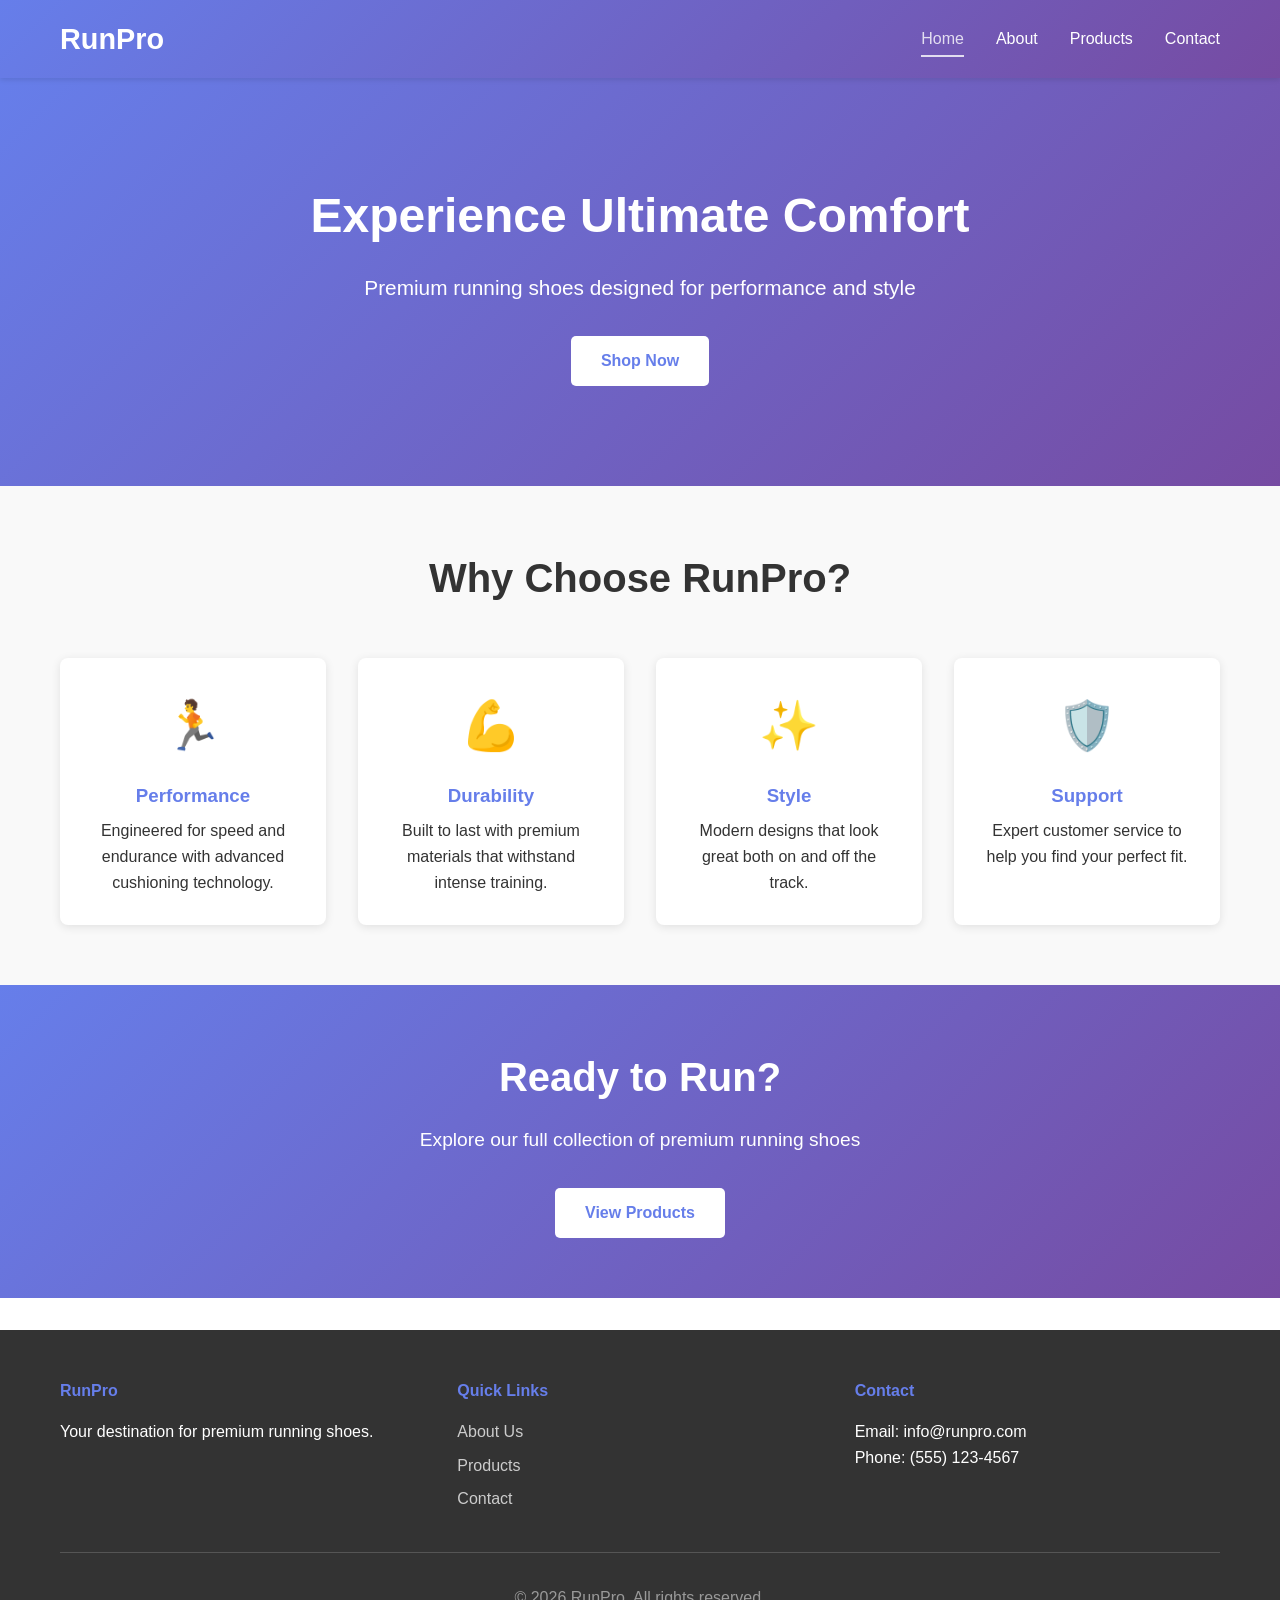
<file: index.html>
<!DOCTYPE html>
<html lang="en">
<head>
    <meta charset="UTF-8">
    <meta name="viewport" content="width=device-width, initial-scale=1.0">
    <title>RunPro - Premium Running Shoes</title>
    <link rel="stylesheet" href="styles.css">
</head>
<body>
    <!-- Navigation -->
    <nav class="navbar">
        <div class="container">
            <div class="logo">RunPro</div>
            <ul class="nav-links">
                <li><a href="index.html" class="active">Home</a></li>
                <li><a href="about.html">About</a></li>
                <li><a href="products.html">Products</a></li>
                <li><a href="contact.html">Contact</a></li>
            </ul>
        </div>
    </nav>

    <!-- Hero Section -->
    <section class="hero">
        <div class="hero-content">
            <h1>Experience Ultimate Comfort</h1>
            <p>Premium running shoes designed for performance and style</p>
            <a href="products.html" class="btn btn-primary">Shop Now</a>
        </div>
    </section>

    <!-- Features Section -->
    <section class="features">
        <div class="container">
            <h2>Why Choose RunPro?</h2>
            <div class="features-grid">
                <div class="feature-card">
                    <div class="feature-icon">🏃</div>
                    <h3>Performance</h3>
                    <p>Engineered for speed and endurance with advanced cushioning technology.</p>
                </div>
                <div class="feature-card">
                    <div class="feature-icon">💪</div>
                    <h3>Durability</h3>
                    <p>Built to last with premium materials that withstand intense training.</p>
                </div>
                <div class="feature-card">
                    <div class="feature-icon">✨</div>
                    <h3>Style</h3>
                    <p>Modern designs that look great both on and off the track.</p>
                </div>
                <div class="feature-card">
                    <div class="feature-icon">🛡️</div>
                    <h3>Support</h3>
                    <p>Expert customer service to help you find your perfect fit.</p>
                </div>
            </div>
        </div>
    </section>

    <!-- Call to Action -->
    <section class="cta">
        <div class="container">
            <h2>Ready to Run?</h2>
            <p>Explore our full collection of premium running shoes</p>
            <a href="products.html" class="btn btn-light">View Products</a>
        </div>
    </section>

    <!-- Footer -->
    <footer class="footer">
        <div class="container">
            <div class="footer-content">
                <div class="footer-section">
                    <h4>RunPro</h4>
                    <p>Your destination for premium running shoes.</p>
                </div>
                <div class="footer-section">
                    <h4>Quick Links</h4>
                    <ul>
                        <li><a href="about.html">About Us</a></li>
                        <li><a href="products.html">Products</a></li>
                        <li><a href="contact.html">Contact</a></li>
                    </ul>
                </div>
                <div class="footer-section">
                    <h4>Contact</h4>
                    <p>Email: info@runpro.com</p>
                    <p>Phone: (555) 123-4567</p>
                </div>
            </div>
            <div class="footer-bottom">
                <p>&copy; 2026 RunPro. All rights reserved.</p>
            </div>
        </div>
    </footer>
</body>
</html>
</file>
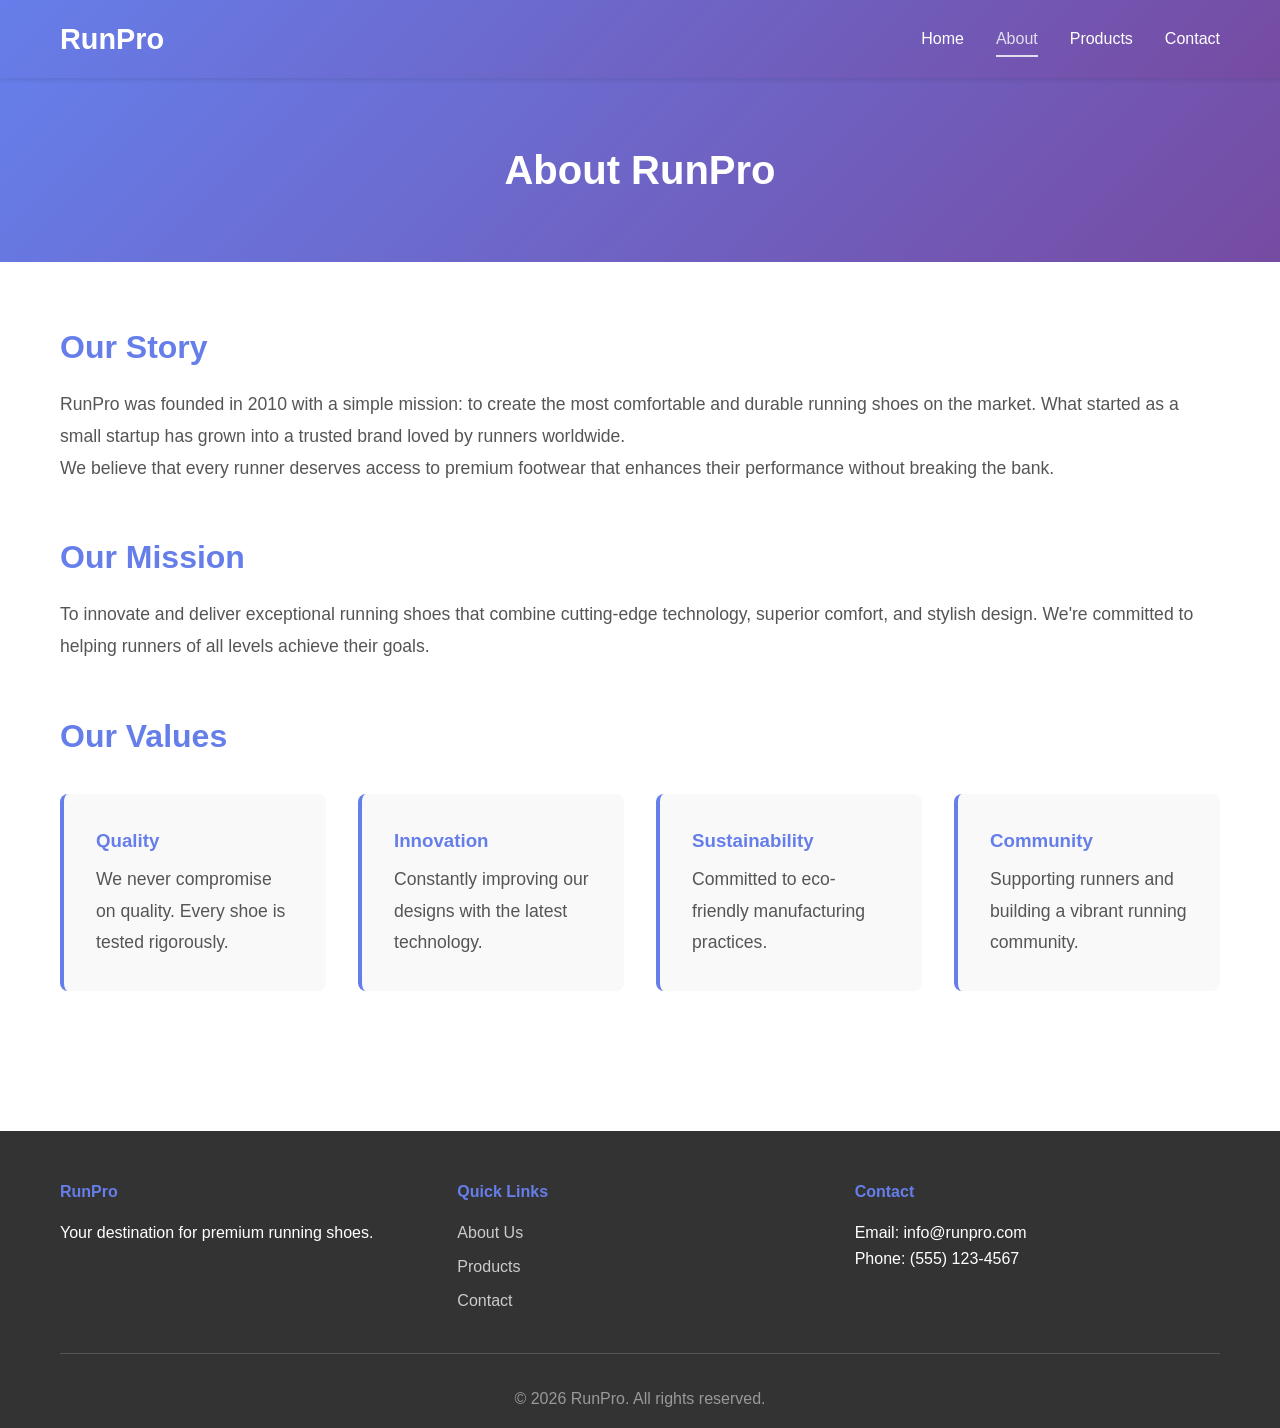
<file: about.html>
<!DOCTYPE html>
<html lang="en">
<head>
    <meta charset="UTF-8">
    <meta name="viewport" content="width=device-width, initial-scale=1.0">
    <title>About Us - RunPro</title>
    <link rel="stylesheet" href="styles.css">
</head>
<body>
    <!-- Navigation -->
    <nav class="navbar">
        <div class="container">
            <div class="logo">RunPro</div>
            <ul class="nav-links">
                <li><a href="index.html">Home</a></li>
                <li><a href="about.html" class="active">About</a></li>
                <li><a href="products.html">Products</a></li>
                <li><a href="contact.html">Contact</a></li>
            </ul>
        </div>
    </nav>

    <!-- Page Header -->
    <section class="page-header">
        <div class="container">
            <h1>About RunPro</h1>
        </div>
    </section>

    <!-- About Content -->
    <section class="about-content">
        <div class="container">
            <div class="about-section">
                <h2>Our Story</h2>
                <p>RunPro was founded in 2010 with a simple mission: to create the most comfortable and durable running shoes on the market. What started as a small startup has grown into a trusted brand loved by runners worldwide.</p>
                <p>We believe that every runner deserves access to premium footwear that enhances their performance without breaking the bank.</p>
            </div>

            <div class="about-section">
                <h2>Our Mission</h2>
                <p>To innovate and deliver exceptional running shoes that combine cutting-edge technology, superior comfort, and stylish design. We're committed to helping runners of all levels achieve their goals.</p>
            </div>

            <div class="about-section">
                <h2>Our Values</h2>
                <div class="values-grid">
                    <div class="value-item">
                        <h3>Quality</h3>
                        <p>We never compromise on quality. Every shoe is tested rigorously.</p>
                    </div>
                    <div class="value-item">
                        <h3>Innovation</h3>
                        <p>Constantly improving our designs with the latest technology.</p>
                    </div>
                    <div class="value-item">
                        <h3>Sustainability</h3>
                        <p>Committed to eco-friendly manufacturing practices.</p>
                    </div>
                    <div class="value-item">
                        <h3>Community</h3>
                        <p>Supporting runners and building a vibrant running community.</p>
                    </div>
                </div>
            </div>
        </div>
    </section>

    <!-- Footer -->
    <footer class="footer">
        <div class="container">
            <div class="footer-content">
                <div class="footer-section">
                    <h4>RunPro</h4>
                    <p>Your destination for premium running shoes.</p>
                </div>
                <div class="footer-section">
                    <h4>Quick Links</h4>
                    <ul>
                        <li><a href="about.html">About Us</a></li>
                        <li><a href="products.html">Products</a></li>
                        <li><a href="contact.html">Contact</a></li>
                    </ul>
                </div>
                <div class="footer-section">
                    <h4>Contact</h4>
                    <p>Email: info@runpro.com</p>
                    <p>Phone: (555) 123-4567</p>
                </div>
            </div>
            <div class="footer-bottom">
                <p>&copy; 2026 RunPro. All rights reserved.</p>
            </div>
        </div>
    </footer>
</body>
</html>
</file>
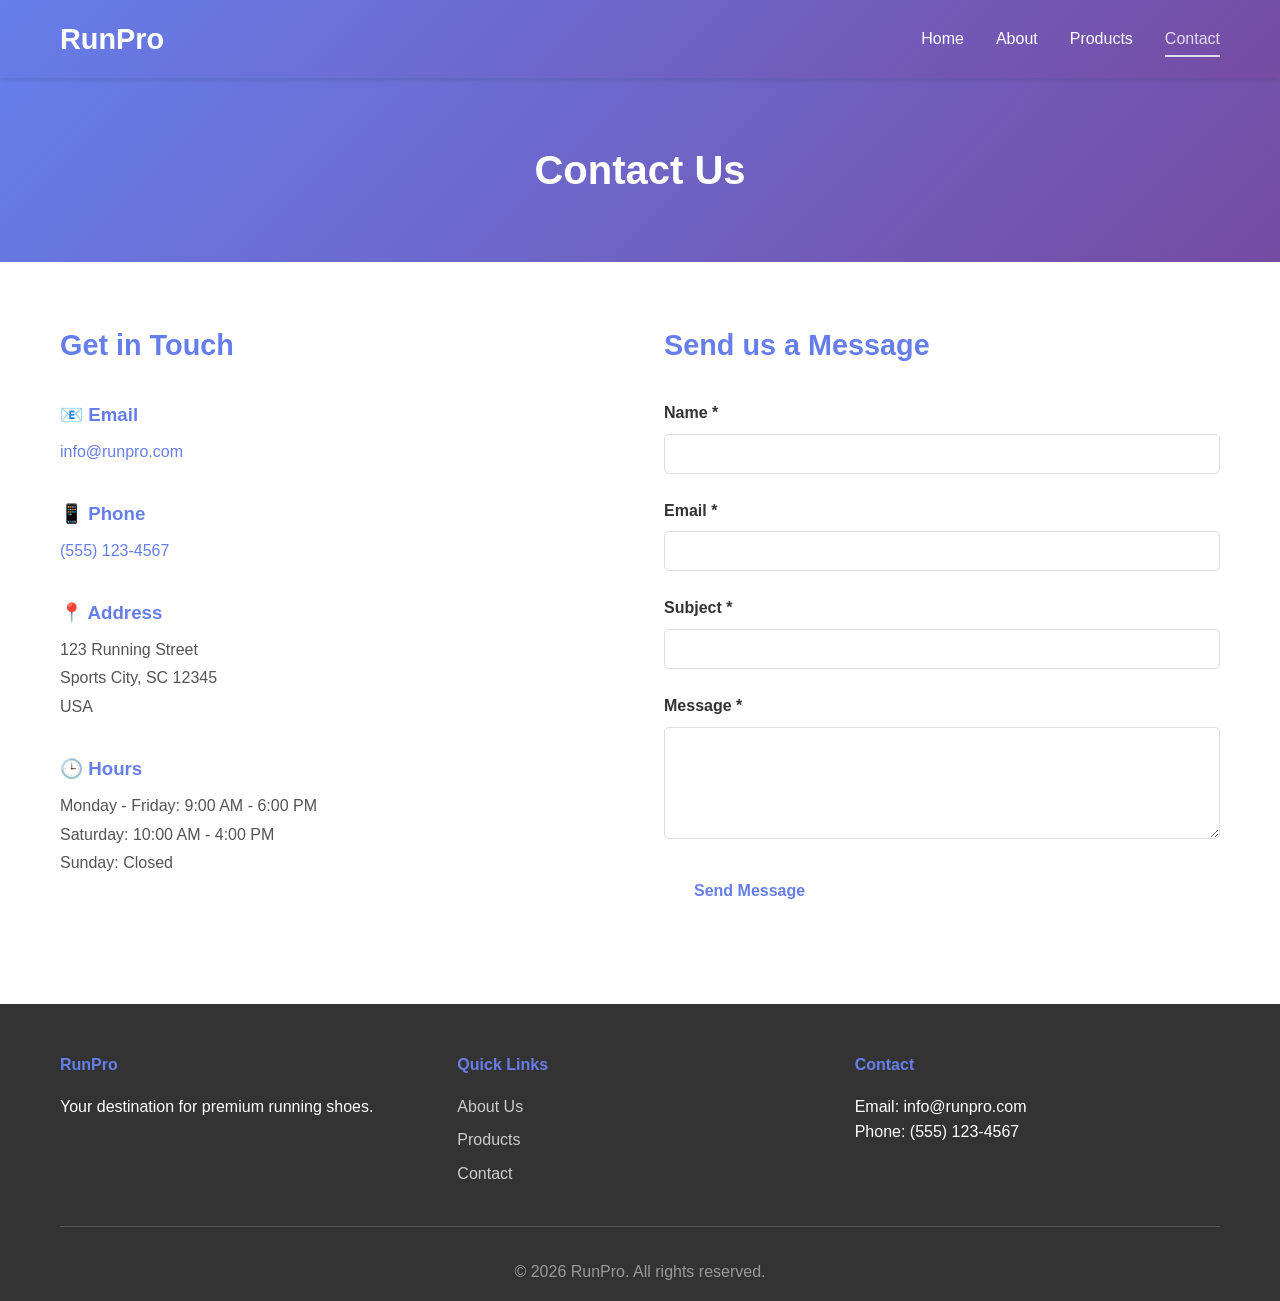
<file: contact.html>
<!DOCTYPE html>
<html lang="en">
<head>
    <meta charset="UTF-8">
    <meta name="viewport" content="width=device-width, initial-scale=1.0">
    <title>Contact Us - RunPro</title>
    <link rel="stylesheet" href="styles.css">
</head>
<body>
    <!-- Navigation -->
    <nav class="navbar">
        <div class="container">
            <div class="logo">RunPro</div>
            <ul class="nav-links">
                <li><a href="index.html">Home</a></li>
                <li><a href="about.html">About</a></li>
                <li><a href="products.html">Products</a></li>
                <li><a href="contact.html" class="active">Contact</a></li>
            </ul>
        </div>
    </nav>

    <!-- Page Header -->
    <section class="page-header">
        <div class="container">
            <h1>Contact Us</h1>
        </div>
    </section>

    <!-- Contact Section -->
    <section class="contact">
        <div class="container">
            <div class="contact-content">
                <div class="contact-info">
                    <h2>Get in Touch</h2>
                    <div class="info-item">
                        <h3>📧 Email</h3>
                        <p><a href="mailto:info@runpro.com">info@runpro.com</a></p>
                    </div>
                    <div class="info-item">
                        <h3>📱 Phone</h3>
                        <p><a href="tel:+15551234567">(555) 123-4567</a></p>
                    </div>
                    <div class="info-item">
                        <h3>📍 Address</h3>
                        <p>123 Running Street<br>Sports City, SC 12345<br>USA</p>
                    </div>
                    <div class="info-item">
                        <h3>🕒 Hours</h3>
                        <p>Monday - Friday: 9:00 AM - 6:00 PM<br>
                           Saturday: 10:00 AM - 4:00 PM<br>
                           Sunday: Closed</p>
                    </div>
                </div>

                <div class="contact-form">
                    <h2>Send us a Message</h2>
                    <form id="contactForm">
                        <div class="form-group">
                            <label for="name">Name *</label>
                            <input type="text" id="name" name="name" required>
                        </div>
                        <div class="form-group">
                            <label for="email">Email *</label>
                            <input type="email" id="email" name="email" required>
                        </div>
                        <div class="form-group">
                            <label for="subject">Subject *</label>
                            <input type="text" id="subject" name="subject" required>
                        </div>
                        <div class="form-group">
                            <label for="message">Message *</label>
                            <textarea id="message" name="message" rows="5" required></textarea>
                        </div>
                        <button type="submit" class="btn btn-primary">Send Message</button>
                    </form>
                </div>
            </div>
        </div>
    </section>

    <!-- Footer -->
    <footer class="footer">
        <div class="container">
            <div class="footer-content">
                <div class="footer-section">
                    <h4>RunPro</h4>
                    <p>Your destination for premium running shoes.</p>
                </div>
                <div class="footer-section">
                    <h4>Quick Links</h4>
                    <ul>
                        <li><a href="about.html">About Us</a></li>
                        <li><a href="products.html">Products</a></li>
                        <li><a href="contact.html">Contact</a></li>
                    </ul>
                </div>
                <div class="footer-section">
                    <h4>Contact</h4>
                    <p>Email: info@runpro.com</p>
                    <p>Phone: (555) 123-4567</p>
                </div>
            </div>
            <div class="footer-bottom">
                <p>&copy; 2026 RunPro. All rights reserved.</p>
            </div>
        </div>
    </footer>

    <script>
        document.getElementById('contactForm').addEventListener('submit', function(e) {
            e.preventDefault();
            alert('Thank you for your message! We will get back to you soon.');
            this.reset();
        });
    </script>
</body>
</html>
</file>
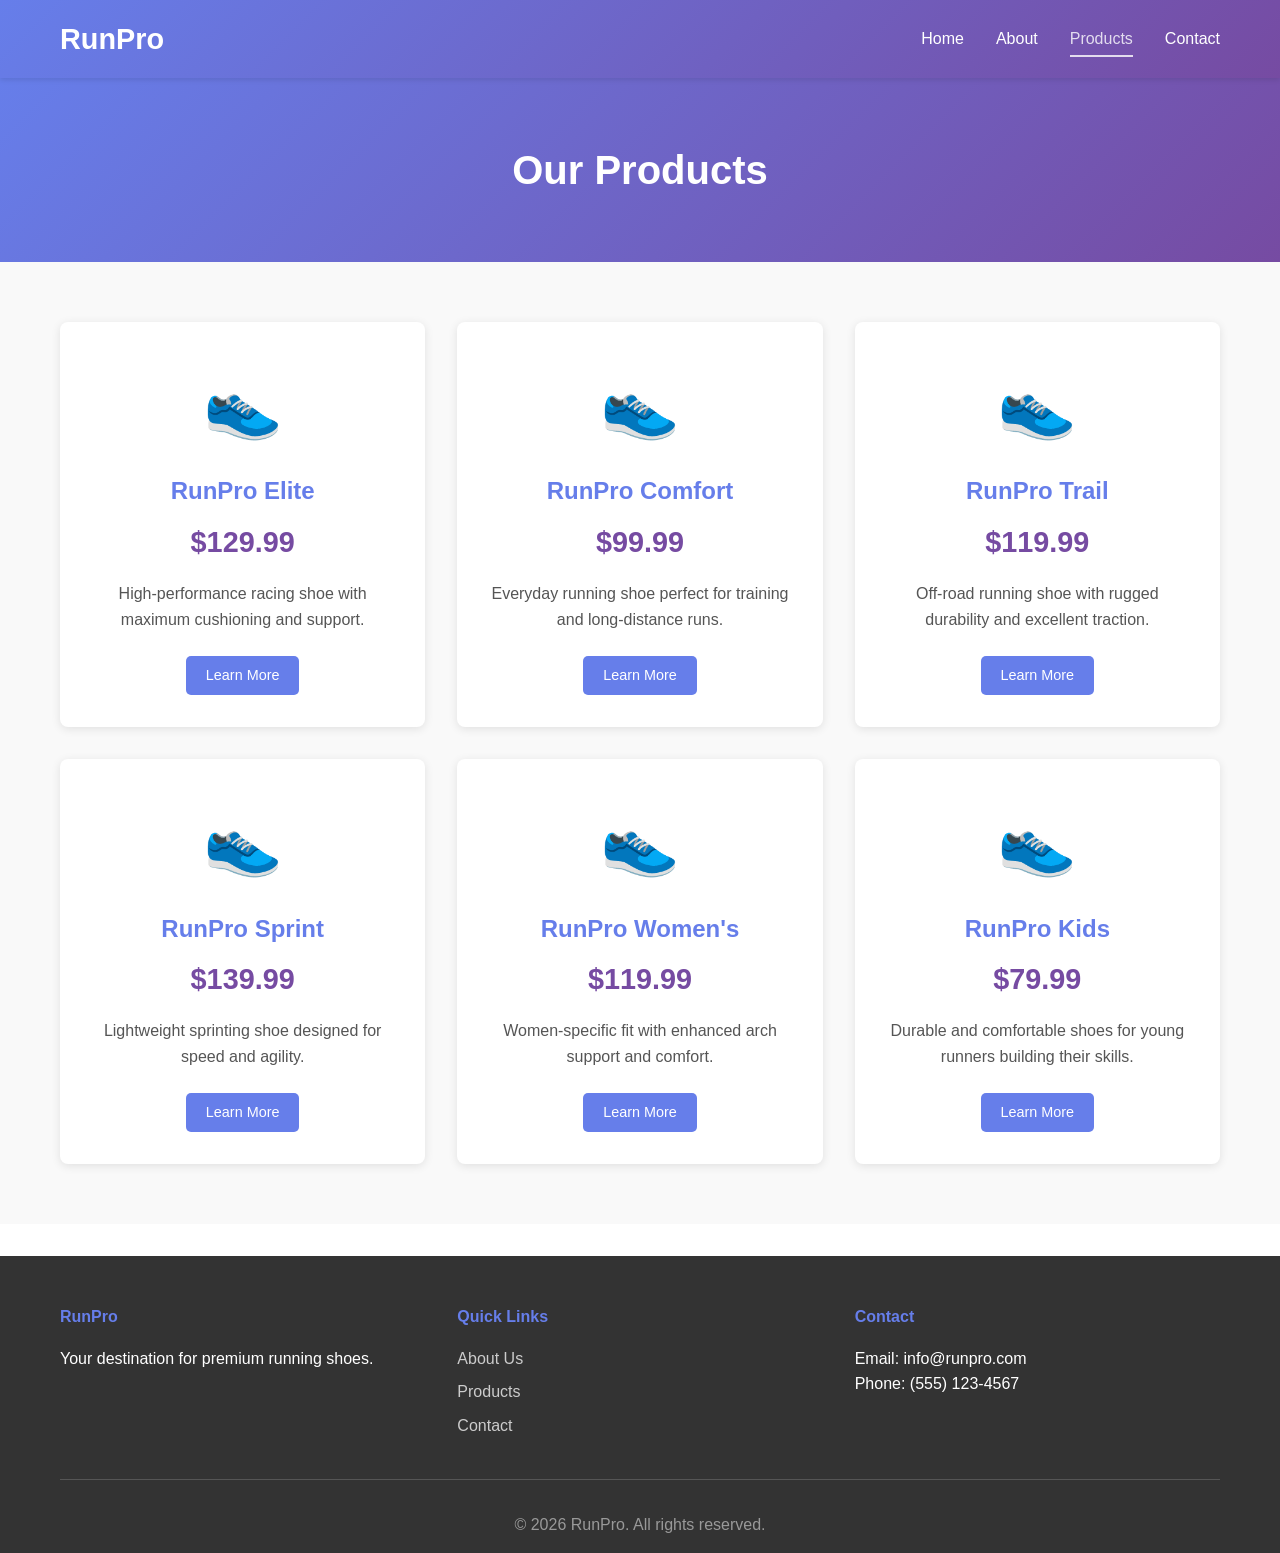
<file: products.html>
<!DOCTYPE html>
<html lang="en">
<head>
    <meta charset="UTF-8">
    <meta name="viewport" content="width=device-width, initial-scale=1.0">
    <title>Products - RunPro</title>
    <link rel="stylesheet" href="styles.css">
</head>
<body>
    <!-- Navigation -->
    <nav class="navbar">
        <div class="container">
            <div class="logo">RunPro</div>
            <ul class="nav-links">
                <li><a href="index.html">Home</a></li>
                <li><a href="about.html">About</a></li>
                <li><a href="products.html" class="active">Products</a></li>
                <li><a href="contact.html">Contact</a></li>
            </ul>
        </div>
    </nav>

    <!-- Page Header -->
    <section class="page-header">
        <div class="container">
            <h1>Our Products</h1>
        </div>
    </section>

    <!-- Products Section -->
    <section class="products">
        <div class="container">
            <div class="products-grid">
                <div class="product-card">
                    <div class="product-image">👟</div>
                    <h3>RunPro Elite</h3>
                    <p class="price">$129.99</p>
                    <p>High-performance racing shoe with maximum cushioning and support.</p>
                    <a href="contact.html" class="btn btn-small">Learn More</a>
                </div>

                <div class="product-card">
                    <div class="product-image">👟</div>
                    <h3>RunPro Comfort</h3>
                    <p class="price">$99.99</p>
                    <p>Everyday running shoe perfect for training and long-distance runs.</p>
                    <a href="contact.html" class="btn btn-small">Learn More</a>
                </div>

                <div class="product-card">
                    <div class="product-image">👟</div>
                    <h3>RunPro Trail</h3>
                    <p class="price">$119.99</p>
                    <p>Off-road running shoe with rugged durability and excellent traction.</p>
                    <a href="contact.html" class="btn btn-small">Learn More</a>
                </div>

                <div class="product-card">
                    <div class="product-image">👟</div>
                    <h3>RunPro Sprint</h3>
                    <p class="price">$139.99</p>
                    <p>Lightweight sprinting shoe designed for speed and agility.</p>
                    <a href="contact.html" class="btn btn-small">Learn More</a>
                </div>

                <div class="product-card">
                    <div class="product-image">👟</div>
                    <h3>RunPro Women's</h3>
                    <p class="price">$119.99</p>
                    <p>Women-specific fit with enhanced arch support and comfort.</p>
                    <a href="contact.html" class="btn btn-small">Learn More</a>
                </div>

                <div class="product-card">
                    <div class="product-image">👟</div>
                    <h3>RunPro Kids</h3>
                    <p class="price">$79.99</p>
                    <p>Durable and comfortable shoes for young runners building their skills.</p>
                    <a href="contact.html" class="btn btn-small">Learn More</a>
                </div>
            </div>
        </div>
    </section>

    <!-- Footer -->
    <footer class="footer">
        <div class="container">
            <div class="footer-content">
                <div class="footer-section">
                    <h4>RunPro</h4>
                    <p>Your destination for premium running shoes.</p>
                </div>
                <div class="footer-section">
                    <h4>Quick Links</h4>
                    <ul>
                        <li><a href="about.html">About Us</a></li>
                        <li><a href="products.html">Products</a></li>
                        <li><a href="contact.html">Contact</a></li>
                    </ul>
                </div>
                <div class="footer-section">
                    <h4>Contact</h4>
                    <p>Email: info@runpro.com</p>
                    <p>Phone: (555) 123-4567</p>
                </div>
            </div>
            <div class="footer-bottom">
                <p>&copy; 2026 RunPro. All rights reserved.</p>
            </div>
        </div>
    </footer>
</body>
</html>
</file>
<file: styles.css>
* {
    margin: 0;
    padding: 0;
    box-sizing: border-box;
}

body {
    font-family: 'Arial', sans-serif;
    line-height: 1.6;
    color: #333;
}

.container {
    max-width: 1200px;
    margin: 0 auto;
    padding: 0 20px;
}

/* Navigation */
.navbar {
    background: linear-gradient(135deg, #667eea 0%, #764ba2 100%);
    color: white;
    padding: 1rem 0;
    position: sticky;
    top: 0;
    z-index: 100;
    box-shadow: 0 2px 5px rgba(0,0,0,0.1);
}

.navbar .container {
    display: flex;
    justify-content: space-between;
    align-items: center;
}

.logo {
    font-size: 1.8rem;
    font-weight: bold;
}

.nav-links {
    display: flex;
    list-style: none;
    gap: 2rem;
}

.nav-links a {
    color: white;
    text-decoration: none;
    transition: opacity 0.3s;
}

.nav-links a:hover,
.nav-links a.active {
    opacity: 0.8;
    border-bottom: 2px solid white;
    padding-bottom: 0.5rem;
}

/* Hero Section */
.hero {
    background: linear-gradient(135deg, #667eea 0%, #764ba2 100%);
    color: white;
    padding: 100px 20px;
    text-align: center;
}

.hero-content h1 {
    font-size: 3rem;
    margin-bottom: 1rem;
}

.hero-content p {
    font-size: 1.3rem;
    margin-bottom: 2rem;
}

/* Buttons */
.btn {
    display: inline-block;
    padding: 12px 30px;
    border-radius: 5px;
    text-decoration: none;
    transition: all 0.3s;
    border: none;
    cursor: pointer;
    font-size: 1rem;
}

.btn-primary {
    background: white;
    color: #667eea;
    font-weight: bold;
}

.btn-primary:hover {
    transform: translateY(-2px);
    box-shadow: 0 5px 15px rgba(0,0,0,0.2);
}

.btn-light {
    background: white;
    color: #667eea;
    font-weight: bold;
}

.btn-light:hover {
    transform: translateY(-2px);
    box-shadow: 0 5px 15px rgba(0,0,0,0.2);
}

.btn-small {
    padding: 8px 20px;
    background: #667eea;
    color: white;
    font-size: 0.9rem;
}

.btn-small:hover {
    background: #764ba2;
}

/* Features Section */
.features {
    padding: 60px 20px;
    background: #f9f9f9;
}

.features h2 {
    text-align: center;
    font-size: 2.5rem;
    margin-bottom: 3rem;
    color: #333;
}

.features-grid {
    display: grid;
    grid-template-columns: repeat(auto-fit, minmax(250px, 1fr));
    gap: 2rem;
}

.feature-card {
    background: white;
    padding: 30px;
    border-radius: 8px;
    text-align: center;
    box-shadow: 0 2px 10px rgba(0,0,0,0.1);
    transition: transform 0.3s;
}

.feature-card:hover {
    transform: translateY(-5px);
    box-shadow: 0 5px 20px rgba(0,0,0,0.15);
}

.feature-icon {
    font-size: 3rem;
    margin-bottom: 1rem;
}

.feature-card h3 {
    margin-bottom: 0.5rem;
    color: #667eea;
}

/* CTA Section */
.cta {
    background: linear-gradient(135deg, #667eea 0%, #764ba2 100%);
    color: white;
    padding: 60px 20px;
    text-align: center;
}

.cta h2 {
    font-size: 2.5rem;
    margin-bottom: 1rem;
}

.cta p {
    font-size: 1.2rem;
    margin-bottom: 2rem;
}

/* Page Header */
.page-header {
    background: linear-gradient(135deg, #667eea 0%, #764ba2 100%);
    color: white;
    padding: 60px 20px;
    text-align: center;
}

.page-header h1 {
    font-size: 2.5rem;
}

/* About Content */
.about-content {
    padding: 60px 20px;
}

.about-section {
    margin-bottom: 3rem;
}

.about-section h2 {
    font-size: 2rem;
    color: #667eea;
    margin-bottom: 1rem;
}

.about-section p {
    font-size: 1.1rem;
    line-height: 1.8;
    color: #555;
}

.values-grid {
    display: grid;
    grid-template-columns: repeat(auto-fit, minmax(250px, 1fr));
    gap: 2rem;
    margin-top: 2rem;
}

.value-item {
    background: #f9f9f9;
    padding: 2rem;
    border-radius: 8px;
    border-left: 4px solid #667eea;
}

.value-item h3 {
    color: #667eea;
    margin-bottom: 0.5rem;
}

/* Products Section */
.products {
    padding: 60px 20px;
    background: #f9f9f9;
}

.products-grid {
    display: grid;
    grid-template-columns: repeat(auto-fit, minmax(280px, 1fr));
    gap: 2rem;
}

.product-card {
    background: white;
    border-radius: 8px;
    overflow: hidden;
    box-shadow: 0 2px 10px rgba(0,0,0,0.1);
    transition: transform 0.3s;
    text-align: center;
    padding: 2rem;
}

.product-card:hover {
    transform: translateY(-8px);
    box-shadow: 0 8px 20px rgba(0,0,0,0.15);
}

.product-image {
    font-size: 4rem;
    margin-bottom: 1rem;
}

.product-card h3 {
    font-size: 1.5rem;
    color: #667eea;
    margin-bottom: 0.5rem;
}

.product-card .price {
    font-size: 1.8rem;
    font-weight: bold;
    color: #764ba2;
    margin-bottom: 1rem;
}

.product-card p {
    color: #555;
    margin-bottom: 1.5rem;
}

/* Contact Section */
.contact {
    padding: 60px 20px;
}

.contact-content {
    display: grid;
    grid-template-columns: 1fr 1fr;
    gap: 3rem;
}

.contact-info h2,
.contact-form h2 {
    font-size: 1.8rem;
    color: #667eea;
    margin-bottom: 2rem;
}

.info-item {
    margin-bottom: 2rem;
}

.info-item h3 {
    color: #667eea;
    margin-bottom: 0.5rem;
}

.info-item p {
    color: #555;
    line-height: 1.8;
}

.info-item a {
    color: #667eea;
    text-decoration: none;
}

.info-item a:hover {
    text-decoration: underline;
}

/* Contact Form */
.form-group {
    margin-bottom: 1.5rem;
}

.form-group label {
    display: block;
    margin-bottom: 0.5rem;
    font-weight: bold;
    color: #333;
}

.form-group input,
.form-group textarea {
    width: 100%;
    padding: 10px;
    border: 1px solid #ddd;
    border-radius: 5px;
    font-family: Arial, sans-serif;
    font-size: 1rem;
}

.form-group input:focus,
.form-group textarea:focus {
    outline: none;
    border-color: #667eea;
    box-shadow: 0 0 5px rgba(102, 126, 234, 0.3);
}

/* Footer */
.footer {
    background: #333;
    color: white;
    padding: 3rem 20px 1rem;
    margin-top: 2rem;
}

.footer-content {
    display: grid;
    grid-template-columns: repeat(auto-fit, minmax(250px, 1fr));
    gap: 2rem;
    margin-bottom: 2rem;
}

.footer-section h4 {
    margin-bottom: 1rem;
    color: #667eea;
}

.footer-section ul {
    list-style: none;
}

.footer-section ul li {
    margin-bottom: 0.5rem;
}

.footer-section a {
    color: #ccc;
    text-decoration: none;
    transition: color 0.3s;
}

.footer-section a:hover {
    color: white;
}

.footer-bottom {
    text-align: center;
    padding-top: 2rem;
    border-top: 1px solid #555;
    color: #999;
}

/* Responsive Design */
@media (max-width: 768px) {
    .hero-content h1 {
        font-size: 2rem;
    }

    .nav-links {
        gap: 1rem;
        font-size: 0.9rem;
    }

    .features h2,
    .cta h2 {
        font-size: 1.8rem;
    }

    .contact-content {
        grid-template-columns: 1fr;
    }

    .features-grid,
    .products-grid,
    .values-grid {
        grid-template-columns: 1fr;
    }
}
</file>
